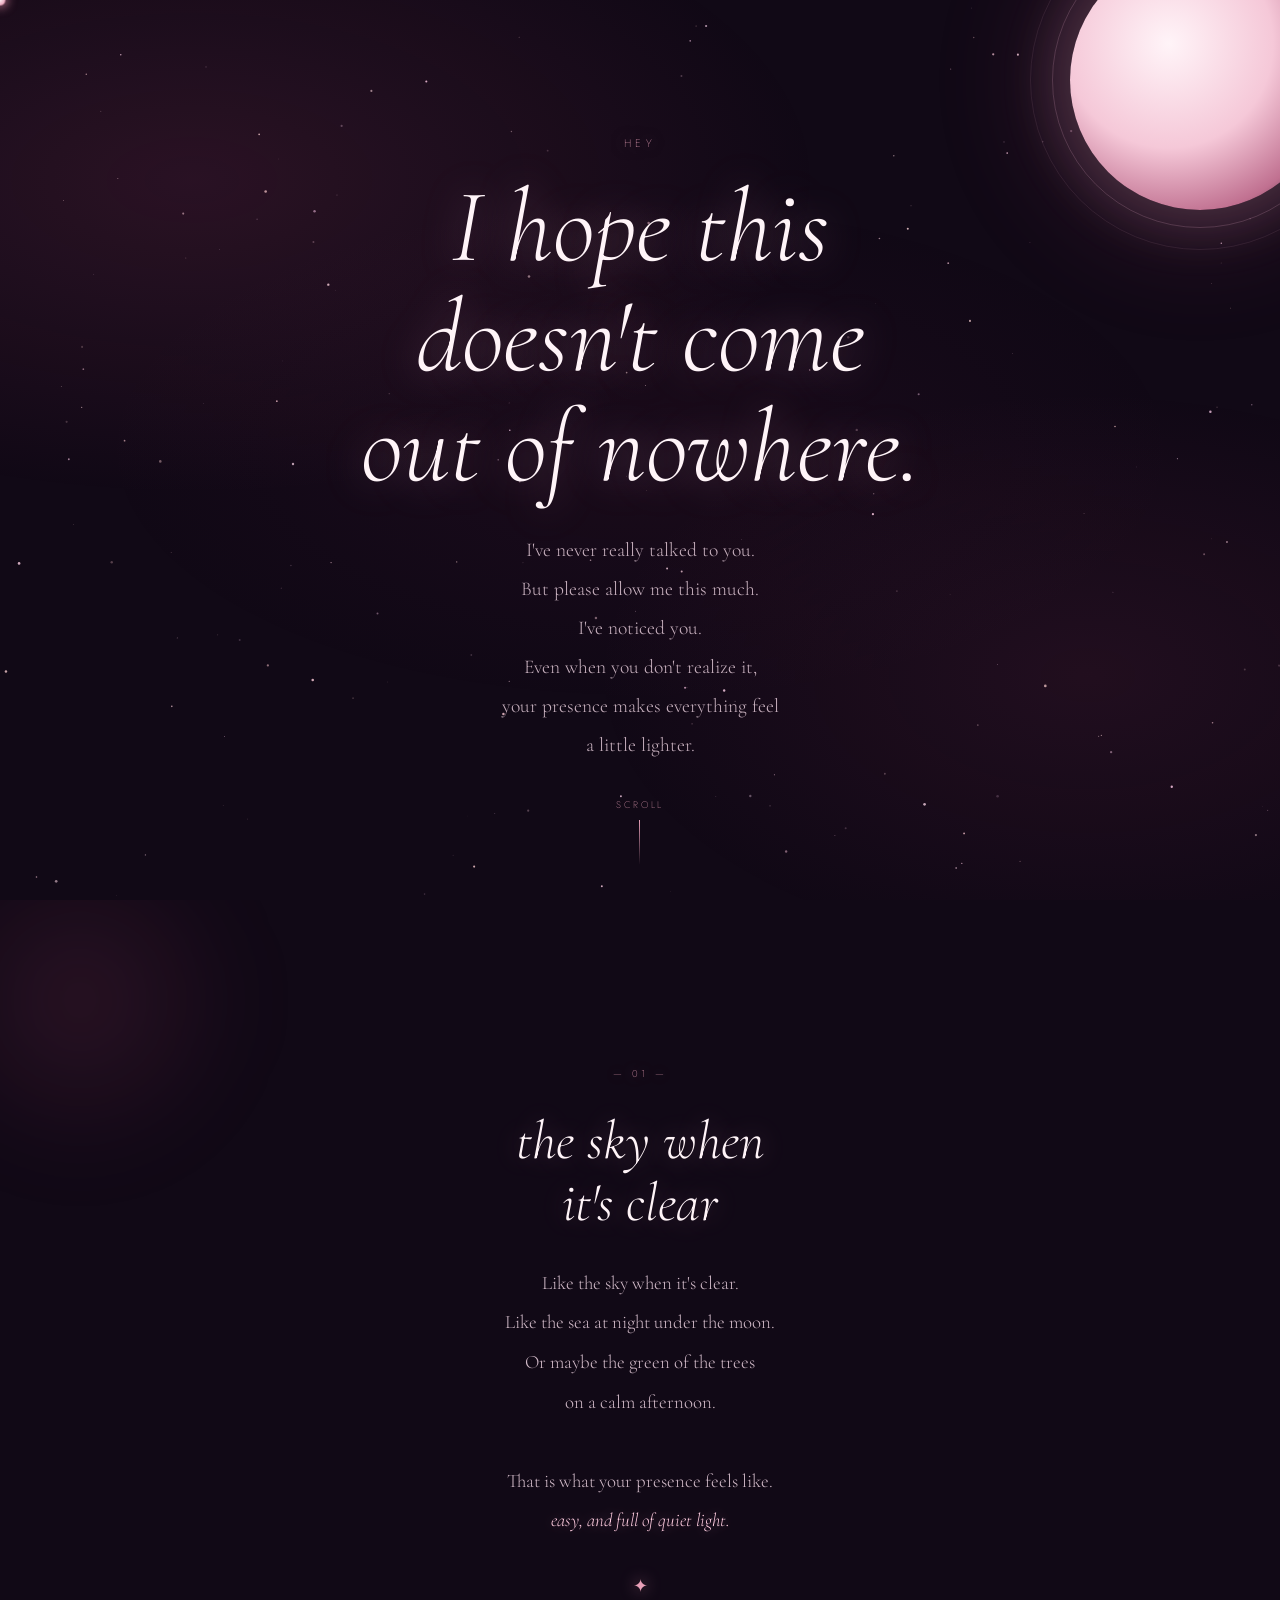
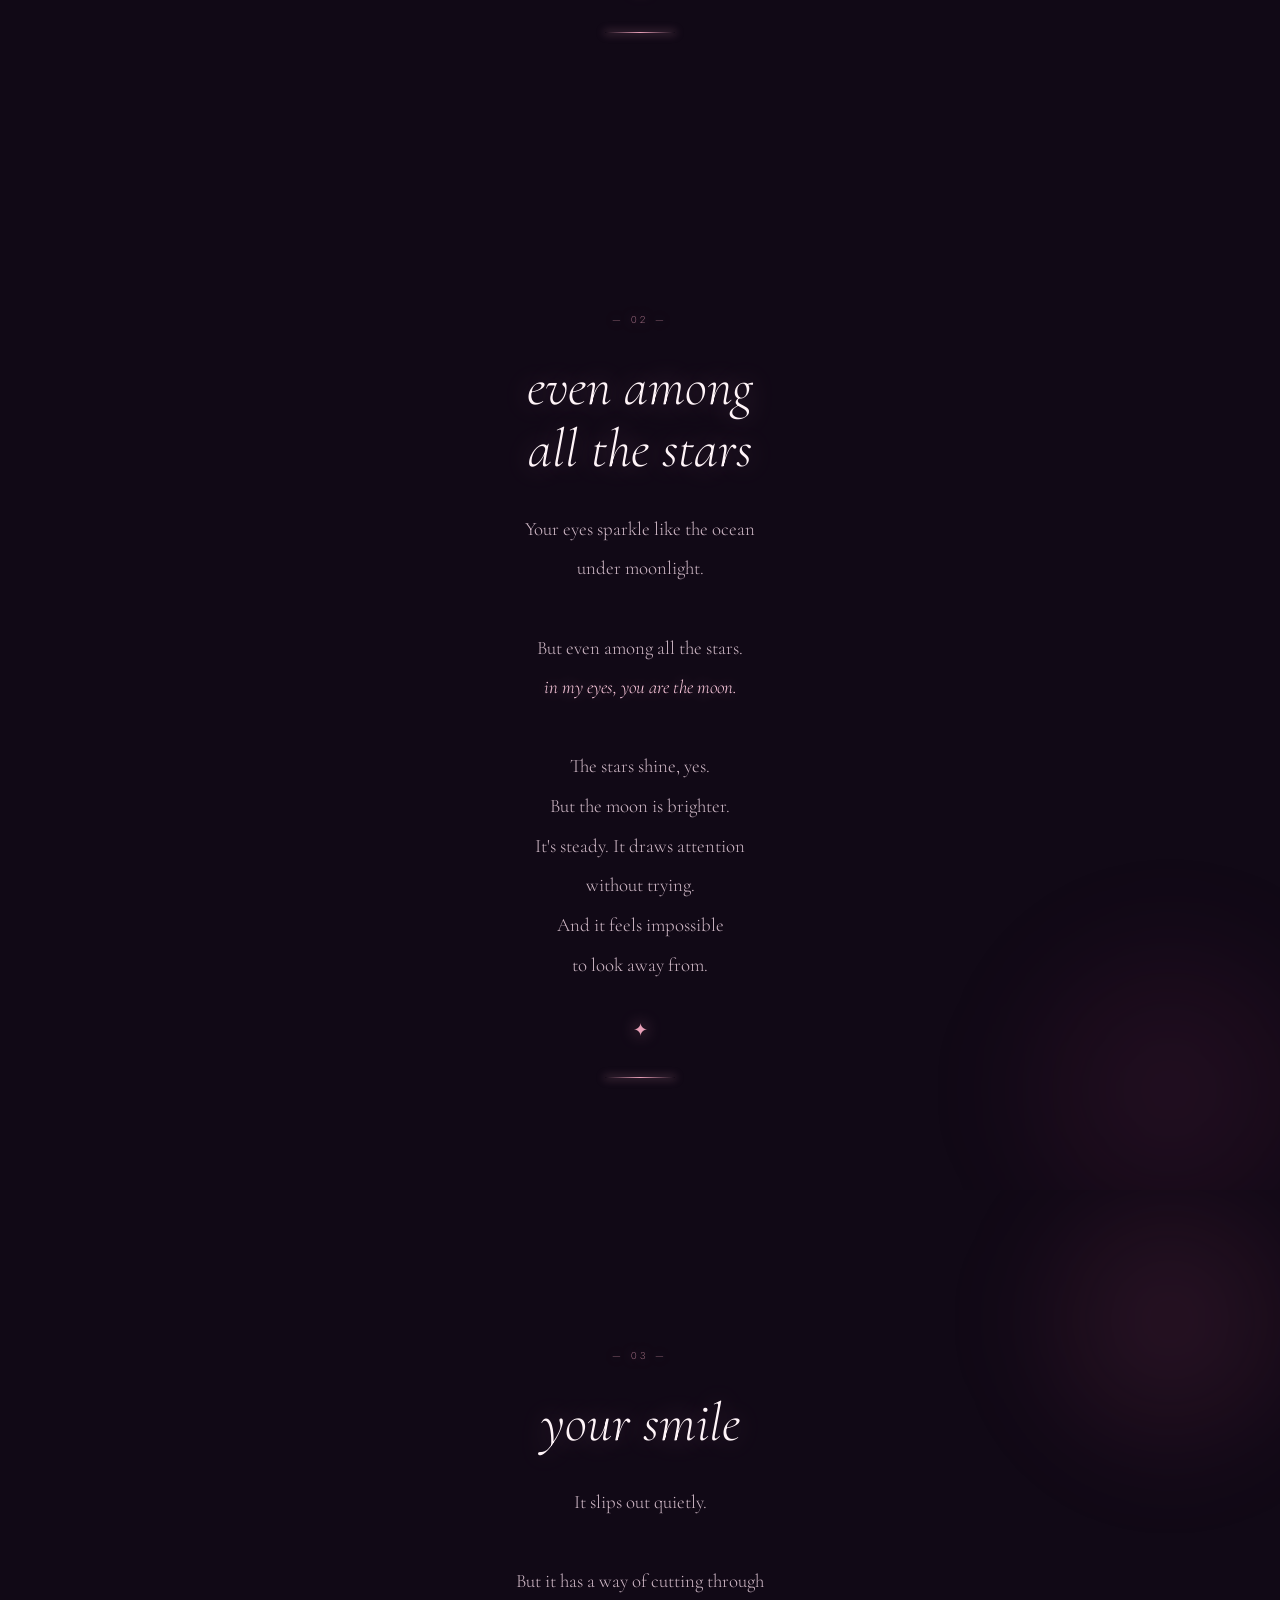
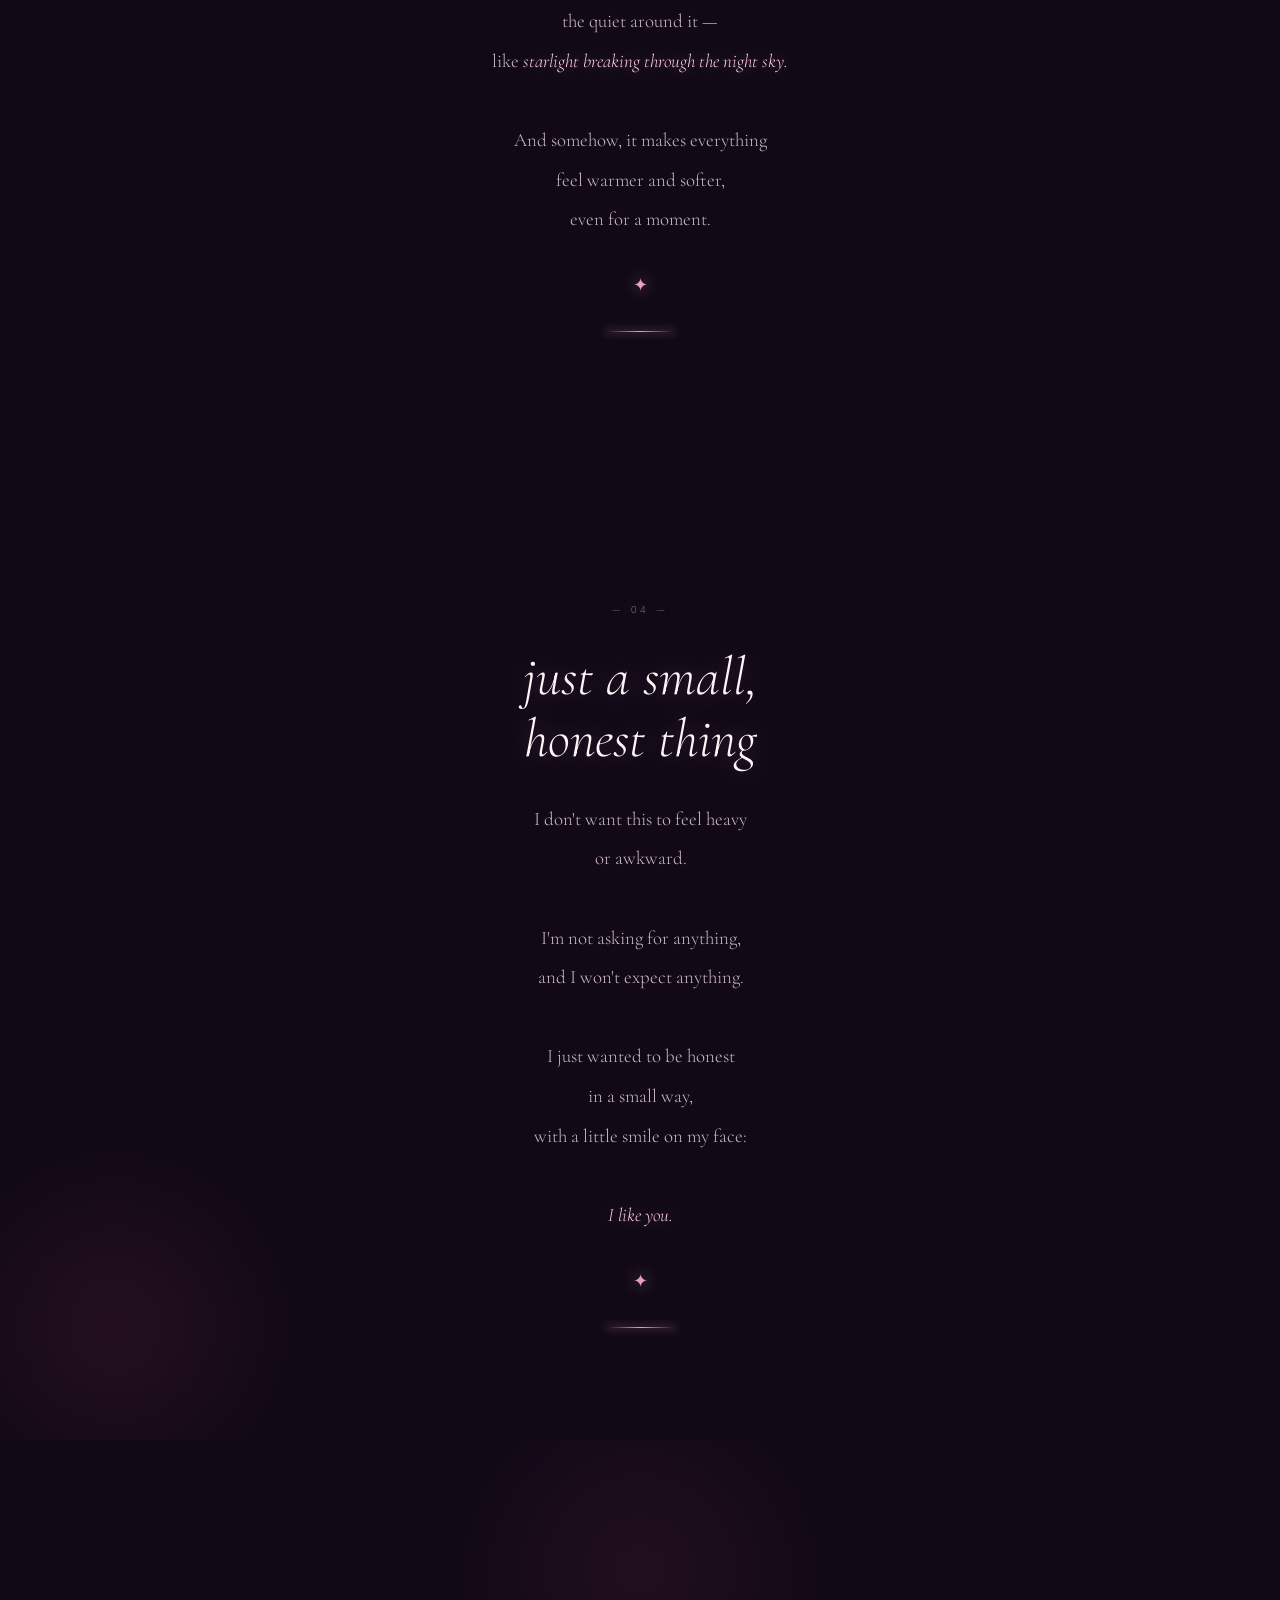
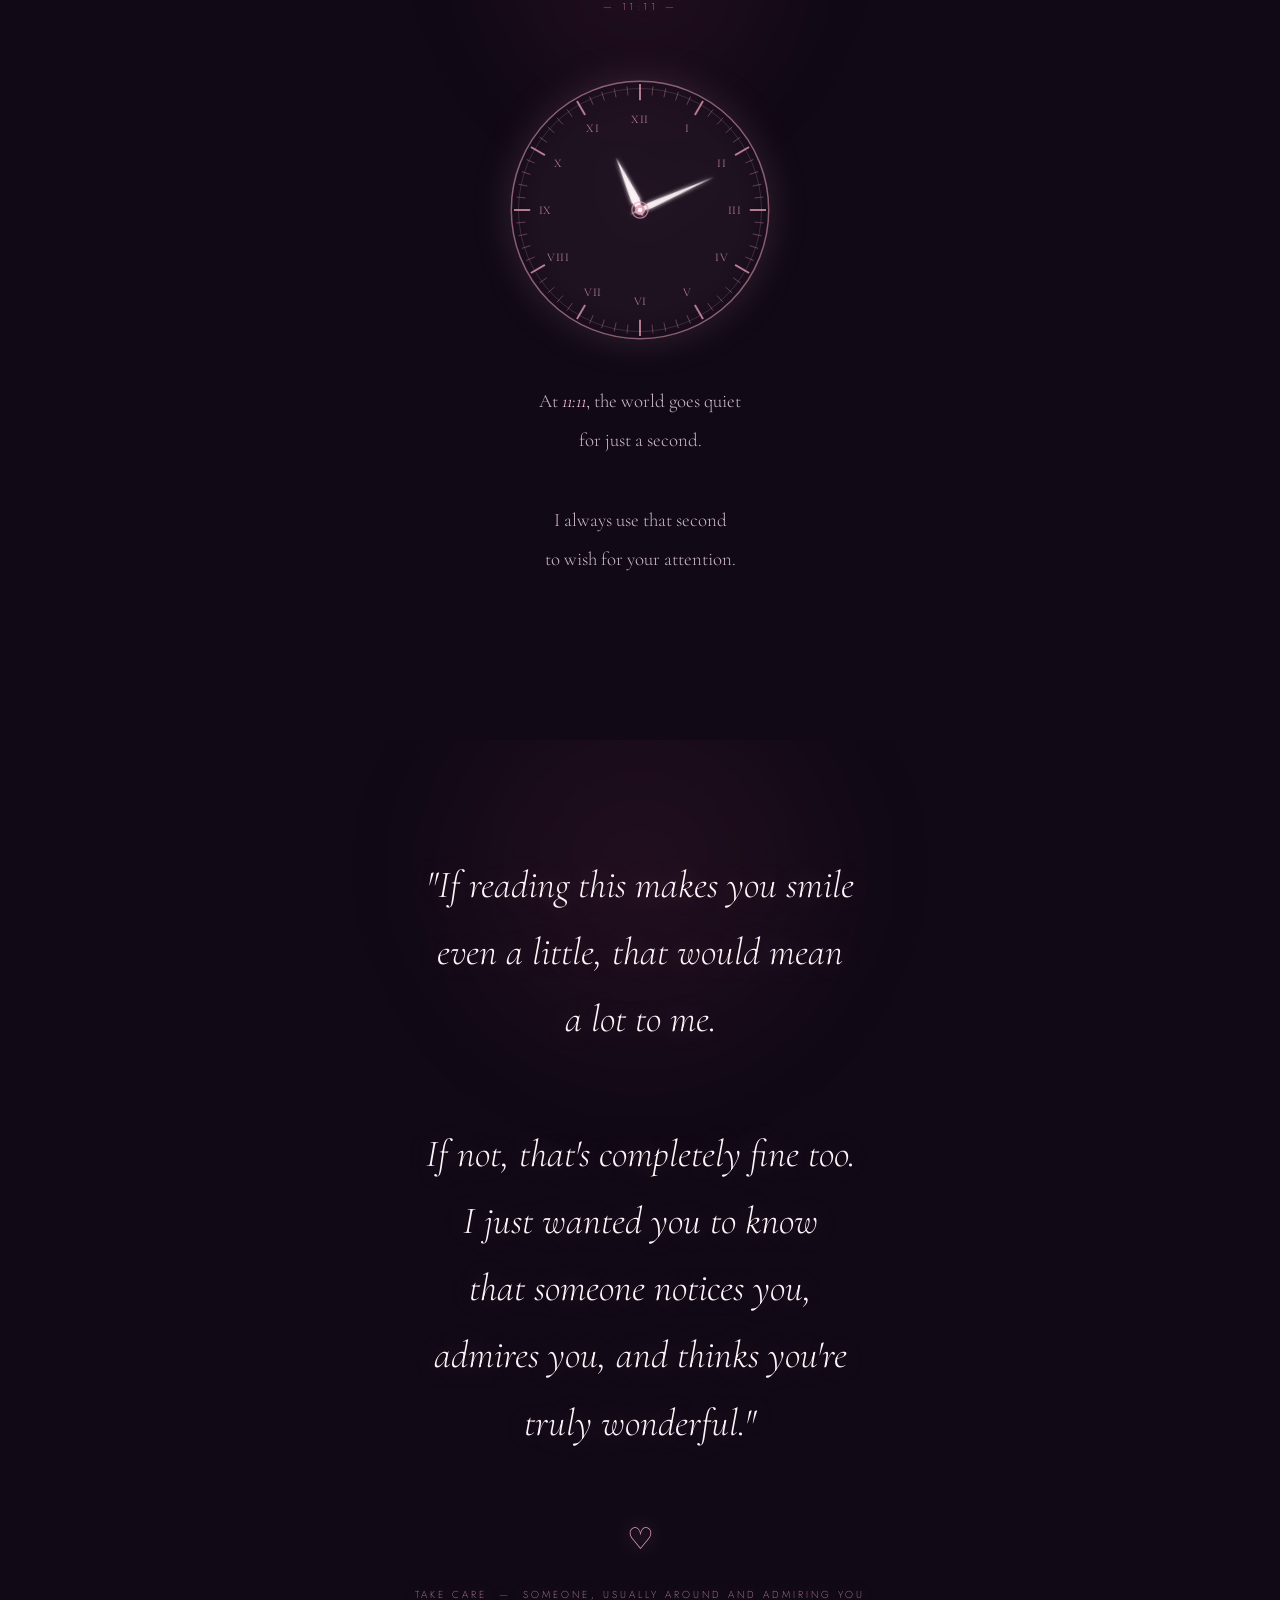
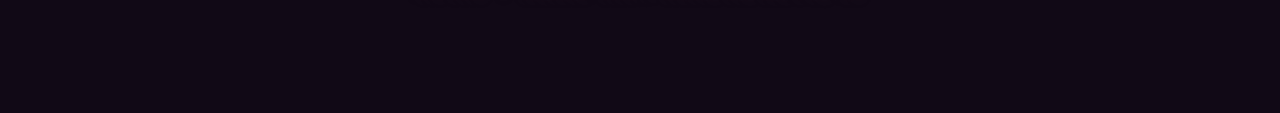
<file: confession.html>
<!DOCTYPE html>
<html lang="en">
<head>
  <meta charset="UTF-8"/>
  <meta name="viewport" content="width=device-width, initial-scale=1.0"/>
  <title>°-°</title>
  <link href="https://fonts.googleapis.com/css2?family=Cormorant+Garamond:ital,wght@0,300;0,400;1,300;1,400&family=Jost:wght@200;300;400&display=swap" rel="stylesheet"/>
  <link rel="stylesheet" href="confession.css"/>
</head>
<body>

<div class="aurora"></div>
<canvas id="star-canvas"></canvas>
<div id="petals"></div>
<div class="cursor" id="cur"></div>

<!-- ── HERO ── -->
<section id="hero">
  <div class="moon-wrap">
    <div class="moon"></div>
    <div class="moon-ring"></div>
    <div class="moon-ring2"></div>
  </div>

  <p class="eyebrow">hey</p>
  <h1 class="hero-title">I hope this<br/>doesn't come<br/>out of nowhere.</h1>
  <p class="hero-sub">
    I've never really talked to you.<br/>
    But please allow me this much.<br/>
    I've noticed you.<br/>
    Even when you don't realize it,<br/>
    your presence makes everything feel<br/>
    a little lighter.
  </p>

  <div class="scroll-hint">
    scroll
    <span class="scroll-line"></span>
  </div>
</section>

<!-- ── 01 ── -->
<section>
  <div class="orb" style="width:340px;height:340px;top:-70px;left:-90px;background:radial-gradient(circle,rgba(210,80,130,0.14)0%,transparent 70%);filter:blur(40px);animation-duration:13s;"></div>
  <div class="moment-inner reveal">
    <span class="num">— 01 —</span>
    <h2 class="mtitle">the sky when<br/>it's clear</h2>
    <p class="mbody">
      Like the sky when it's clear.<br/>
      Like the sea at night under the moon.<br/>
      Or maybe the green of the trees<br/>
      on a calm afternoon.<br/><br/>
      That is what your presence feels like.<br/>
      <em>easy, and full of quiet light.</em>
    </p>
    <span class="orn">✦</span>
    <div class="gdiv"></div>
  </div>
</section>

<!-- ── 02 ── -->
<section>
  <div class="orb" style="width:400px;height:400px;bottom:-100px;right:-90px;background:radial-gradient(circle,rgba(180,60,120,0.12)0%,transparent 70%);filter:blur(40px);animation-duration:17s;animation-delay:-6s;"></div>
  <div class="moment-inner reveal">
    <span class="num">— 02 —</span>
    <h2 class="mtitle">even among<br/>all the stars</h2>
    <p class="mbody">
      Your eyes sparkle like the ocean<br/>
      under moonlight.<br/><br/>
      But even among all the stars.<br/>
      <em>in my eyes, you are the moon.</em><br/><br/>
      The stars shine, yes.<br/>
      But the moon is brighter.<br/>
      It's steady. It draws attention<br/>
      without trying.<br/>
      And it feels impossible<br/>
      to look away from.
    </p>
    <span class="orn">✦</span>
    <div class="gdiv"></div>
  </div>
</section>

<!-- ── 03 ── -->
<section>
  <div class="orb" style="width:360px;height:360px;top:-50px;right:-70px;background:radial-gradient(circle,rgba(220,90,140,0.13)0%,transparent 70%);filter:blur(40px);animation-duration:15s;animation-delay:-9s;"></div>
  <div class="moment-inner reveal">
    <span class="num">— 03 —</span>
    <h2 class="mtitle">your smile</h2>
    <p class="mbody">
      It slips out quietly.<br/><br/>
      But it has a way of cutting through<br/>
      the quiet around it —<br/>
      like <em>starlight breaking through the night sky.</em><br/><br/>
      And somehow, it makes everything<br/>
      feel warmer and softer,<br/>
      even for a moment.
    </p>
    <span class="orn">✦</span>
    <div class="gdiv"></div>
  </div>
</section>

<!-- ── 04 ── -->
<section>
  <div class="orb" style="width:370px;height:370px;bottom:-70px;left:-70px;background:radial-gradient(circle,rgba(200,70,120,0.13)0%,transparent 70%);filter:blur(40px);animation-duration:19s;animation-delay:-4s;"></div>
  <div class="moment-inner reveal">
    <span class="num">— 04 —</span>
    <h2 class="mtitle">just a small,<br/>honest thing</h2>
    <p class="mbody">
      I don't want this to feel heavy<br/>
      or awkward.<br/><br/>
      I'm not asking for anything,<br/>
      and I won't expect anything.<br/><br/>
      I just wanted to be honest<br/>
      in a small way,<br/>
      with a little smile on my face:<br/><br/>
      <em>I like you.</em>
    </p>
    <span class="orn">✦</span>
    <div class="gdiv"></div>
  </div>
</section>

<!-- ── 11:11 CLOCK ── -->
<section id="clock-sec">
  <div class="orb" style="width:380px;height:380px;top:-60px;left:50%;transform:translateX(-50%);background:radial-gradient(circle,rgba(210,80,130,0.11)0%,transparent 70%);filter:blur(45px);animation-duration:16s;animation-delay:-3s;"></div>
  <div class="moment-inner reveal" style="text-align:center;">
    <span class="num">— 11:11 —</span>
    <div class="clock-wrap">
      <svg class="clock-svg" viewBox="0 0 300 300" xmlns="http://www.w3.org/2000/svg" aria-label="Clock showing 11:11">

        <!-- glow filter -->
        <defs>
          <filter id="roseGlow" x="-40%" y="-40%" width="180%" height="180%">
            <feGaussianBlur stdDeviation="3" result="blur"/>
            <feMerge><feMergeNode in="blur"/><feMergeNode in="SourceGraphic"/></feMerge>
          </filter>
          <filter id="handGlow" x="-60%" y="-60%" width="220%" height="220%">
            <feGaussianBlur stdDeviation="2.5" result="blur"/>
            <feMerge><feMergeNode in="blur"/><feMergeNode in="SourceGraphic"/></feMerge>
          </filter>
        </defs>

        <!-- face fill -->
        <circle cx="150" cy="150" r="143" fill="rgba(17,9,22,0.55)"/>

        <!-- outer rings -->
        <circle cx="150" cy="150" r="143" fill="none" stroke="rgba(232,160,184,0.55)" stroke-width="1.6"/>
        <circle cx="150" cy="150" r="135" fill="none" stroke="rgba(232,160,184,0.25)" stroke-width="0.8"/>

        <!-- hour tick marks -->
        <line x1="150" y1="10" x2="150" y2="28" stroke="rgba(232,160,184,0.75)" stroke-width="2.2" transform="rotate(0,150,150)"/>
        <line x1="150" y1="10" x2="150" y2="28" stroke="rgba(232,160,184,0.75)" stroke-width="2.2" transform="rotate(30,150,150)"/>
        <line x1="150" y1="10" x2="150" y2="28" stroke="rgba(232,160,184,0.75)" stroke-width="2.2" transform="rotate(60,150,150)"/>
        <line x1="150" y1="10" x2="150" y2="28" stroke="rgba(232,160,184,0.75)" stroke-width="2.2" transform="rotate(90,150,150)"/>
        <line x1="150" y1="10" x2="150" y2="28" stroke="rgba(232,160,184,0.75)" stroke-width="2.2" transform="rotate(120,150,150)"/>
        <line x1="150" y1="10" x2="150" y2="28" stroke="rgba(232,160,184,0.75)" stroke-width="2.2" transform="rotate(150,150,150)"/>
        <line x1="150" y1="10" x2="150" y2="28" stroke="rgba(232,160,184,0.75)" stroke-width="2.2" transform="rotate(180,150,150)"/>
        <line x1="150" y1="10" x2="150" y2="28" stroke="rgba(232,160,184,0.75)" stroke-width="2.2" transform="rotate(210,150,150)"/>
        <line x1="150" y1="10" x2="150" y2="28" stroke="rgba(232,160,184,0.75)" stroke-width="2.2" transform="rotate(240,150,150)"/>
        <line x1="150" y1="10" x2="150" y2="28" stroke="rgba(232,160,184,0.75)" stroke-width="2.2" transform="rotate(270,150,150)"/>
        <line x1="150" y1="10" x2="150" y2="28" stroke="rgba(232,160,184,0.75)" stroke-width="2.2" transform="rotate(300,150,150)"/>
        <line x1="150" y1="10" x2="150" y2="28" stroke="rgba(232,160,184,0.75)" stroke-width="2.2" transform="rotate(330,150,150)"/>

        <!-- minor tick marks (between hours) -->
        <line x1="150" y1="12" x2="150" y2="22" stroke="rgba(232,160,184,0.35)" stroke-width="1" transform="rotate(6,150,150)"/>
        <line x1="150" y1="12" x2="150" y2="22" stroke="rgba(232,160,184,0.35)" stroke-width="1" transform="rotate(12,150,150)"/>
        <line x1="150" y1="12" x2="150" y2="22" stroke="rgba(232,160,184,0.35)" stroke-width="1" transform="rotate(18,150,150)"/>
        <line x1="150" y1="12" x2="150" y2="22" stroke="rgba(232,160,184,0.35)" stroke-width="1" transform="rotate(24,150,150)"/>
        <line x1="150" y1="12" x2="150" y2="22" stroke="rgba(232,160,184,0.35)" stroke-width="1" transform="rotate(36,150,150)"/>
        <line x1="150" y1="12" x2="150" y2="22" stroke="rgba(232,160,184,0.35)" stroke-width="1" transform="rotate(42,150,150)"/>
        <line x1="150" y1="12" x2="150" y2="22" stroke="rgba(232,160,184,0.35)" stroke-width="1" transform="rotate(48,150,150)"/>
        <line x1="150" y1="12" x2="150" y2="22" stroke="rgba(232,160,184,0.35)" stroke-width="1" transform="rotate(54,150,150)"/>
        <line x1="150" y1="12" x2="150" y2="22" stroke="rgba(232,160,184,0.35)" stroke-width="1" transform="rotate(66,150,150)"/>
        <line x1="150" y1="12" x2="150" y2="22" stroke="rgba(232,160,184,0.35)" stroke-width="1" transform="rotate(72,150,150)"/>
        <line x1="150" y1="12" x2="150" y2="22" stroke="rgba(232,160,184,0.35)" stroke-width="1" transform="rotate(78,150,150)"/>
        <line x1="150" y1="12" x2="150" y2="22" stroke="rgba(232,160,184,0.35)" stroke-width="1" transform="rotate(84,150,150)"/>
        <line x1="150" y1="12" x2="150" y2="22" stroke="rgba(232,160,184,0.35)" stroke-width="1" transform="rotate(96,150,150)"/>
        <line x1="150" y1="12" x2="150" y2="22" stroke="rgba(232,160,184,0.35)" stroke-width="1" transform="rotate(102,150,150)"/>
        <line x1="150" y1="12" x2="150" y2="22" stroke="rgba(232,160,184,0.35)" stroke-width="1" transform="rotate(108,150,150)"/>
        <line x1="150" y1="12" x2="150" y2="22" stroke="rgba(232,160,184,0.35)" stroke-width="1" transform="rotate(114,150,150)"/>
        <line x1="150" y1="12" x2="150" y2="22" stroke="rgba(232,160,184,0.35)" stroke-width="1" transform="rotate(126,150,150)"/>
        <line x1="150" y1="12" x2="150" y2="22" stroke="rgba(232,160,184,0.35)" stroke-width="1" transform="rotate(132,150,150)"/>
        <line x1="150" y1="12" x2="150" y2="22" stroke="rgba(232,160,184,0.35)" stroke-width="1" transform="rotate(138,150,150)"/>
        <line x1="150" y1="12" x2="150" y2="22" stroke="rgba(232,160,184,0.35)" stroke-width="1" transform="rotate(144,150,150)"/>
        <line x1="150" y1="12" x2="150" y2="22" stroke="rgba(232,160,184,0.35)" stroke-width="1" transform="rotate(156,150,150)"/>
        <line x1="150" y1="12" x2="150" y2="22" stroke="rgba(232,160,184,0.35)" stroke-width="1" transform="rotate(162,150,150)"/>
        <line x1="150" y1="12" x2="150" y2="22" stroke="rgba(232,160,184,0.35)" stroke-width="1" transform="rotate(168,150,150)"/>
        <line x1="150" y1="12" x2="150" y2="22" stroke="rgba(232,160,184,0.35)" stroke-width="1" transform="rotate(174,150,150)"/>
        <line x1="150" y1="12" x2="150" y2="22" stroke="rgba(232,160,184,0.35)" stroke-width="1" transform="rotate(186,150,150)"/>
        <line x1="150" y1="12" x2="150" y2="22" stroke="rgba(232,160,184,0.35)" stroke-width="1" transform="rotate(192,150,150)"/>
        <line x1="150" y1="12" x2="150" y2="22" stroke="rgba(232,160,184,0.35)" stroke-width="1" transform="rotate(198,150,150)"/>
        <line x1="150" y1="12" x2="150" y2="22" stroke="rgba(232,160,184,0.35)" stroke-width="1" transform="rotate(204,150,150)"/>
        <line x1="150" y1="12" x2="150" y2="22" stroke="rgba(232,160,184,0.35)" stroke-width="1" transform="rotate(216,150,150)"/>
        <line x1="150" y1="12" x2="150" y2="22" stroke="rgba(232,160,184,0.35)" stroke-width="1" transform="rotate(222,150,150)"/>
        <line x1="150" y1="12" x2="150" y2="22" stroke="rgba(232,160,184,0.35)" stroke-width="1" transform="rotate(228,150,150)"/>
        <line x1="150" y1="12" x2="150" y2="22" stroke="rgba(232,160,184,0.35)" stroke-width="1" transform="rotate(234,150,150)"/>
        <line x1="150" y1="12" x2="150" y2="22" stroke="rgba(232,160,184,0.35)" stroke-width="1" transform="rotate(246,150,150)"/>
        <line x1="150" y1="12" x2="150" y2="22" stroke="rgba(232,160,184,0.35)" stroke-width="1" transform="rotate(252,150,150)"/>
        <line x1="150" y1="12" x2="150" y2="22" stroke="rgba(232,160,184,0.35)" stroke-width="1" transform="rotate(258,150,150)"/>
        <line x1="150" y1="12" x2="150" y2="22" stroke="rgba(232,160,184,0.35)" stroke-width="1" transform="rotate(264,150,150)"/>
        <line x1="150" y1="12" x2="150" y2="22" stroke="rgba(232,160,184,0.35)" stroke-width="1" transform="rotate(276,150,150)"/>
        <line x1="150" y1="12" x2="150" y2="22" stroke="rgba(232,160,184,0.35)" stroke-width="1" transform="rotate(282,150,150)"/>
        <line x1="150" y1="12" x2="150" y2="22" stroke="rgba(232,160,184,0.35)" stroke-width="1" transform="rotate(288,150,150)"/>
        <line x1="150" y1="12" x2="150" y2="22" stroke="rgba(232,160,184,0.35)" stroke-width="1" transform="rotate(294,150,150)"/>
        <line x1="150" y1="12" x2="150" y2="22" stroke="rgba(232,160,184,0.35)" stroke-width="1" transform="rotate(306,150,150)"/>
        <line x1="150" y1="12" x2="150" y2="22" stroke="rgba(232,160,184,0.35)" stroke-width="1" transform="rotate(312,150,150)"/>
        <line x1="150" y1="12" x2="150" y2="22" stroke="rgba(232,160,184,0.35)" stroke-width="1" transform="rotate(318,150,150)"/>
        <line x1="150" y1="12" x2="150" y2="22" stroke="rgba(232,160,184,0.35)" stroke-width="1" transform="rotate(324,150,150)"/>
        <line x1="150" y1="12" x2="150" y2="22" stroke="rgba(232,160,184,0.35)" stroke-width="1" transform="rotate(336,150,150)"/>
        <line x1="150" y1="12" x2="150" y2="22" stroke="rgba(232,160,184,0.35)" stroke-width="1" transform="rotate(342,150,150)"/>
        <line x1="150" y1="12" x2="150" y2="22" stroke="rgba(232,160,184,0.35)" stroke-width="1" transform="rotate(348,150,150)"/>
        <line x1="150" y1="12" x2="150" y2="22" stroke="rgba(232,160,184,0.35)" stroke-width="1" transform="rotate(354,150,150)"/>

        <!-- Roman numerals (r=105 from center) -->
        <text class="rn" x="150"    y="51"    text-anchor="middle" dominant-baseline="middle">XII</text>
        <text class="rn" x="202.5"  y="60.9"  text-anchor="middle" dominant-baseline="middle">I</text>
        <text class="rn" x="240.9"  y="99.5"  text-anchor="middle" dominant-baseline="middle">II</text>
        <text class="rn" x="255"    y="152"   text-anchor="middle" dominant-baseline="middle">III</text>
        <text class="rn" x="240.9"  y="204.5" text-anchor="middle" dominant-baseline="middle">IV</text>
        <text class="rn" x="202.5"  y="243.1" text-anchor="middle" dominant-baseline="middle">V</text>
        <text class="rn" x="150"    y="253"   text-anchor="middle" dominant-baseline="middle">VI</text>
        <text class="rn" x="97.5"   y="243.1" text-anchor="middle" dominant-baseline="middle">VII</text>
        <text class="rn" x="59.1"   y="204.5" text-anchor="middle" dominant-baseline="middle">VIII</text>
        <text class="rn" x="45"     y="152"   text-anchor="middle" dominant-baseline="middle">IX</text>
        <text class="rn" x="59.1"   y="99.5"  text-anchor="middle" dominant-baseline="middle">X</text>
        <text class="rn" x="97.5"   y="60.9"  text-anchor="middle" dominant-baseline="middle">XI</text>

        <!-- hour hand — 11:11 → hour angle = 335.5° -->
        <g filter="url(#handGlow)" transform="rotate(335.5,150,150)">
          <polygon class="hand-hour" points="150,86 155,138 152,150 150,158 148,150 145,138"/>
        </g>

        <!-- minute hand — 11 min → angle = 66° -->
        <g filter="url(#handGlow)" transform="rotate(66,150,150)">
          <polygon class="hand-min" points="150,60 153.5,138 151,152 150,162 149,152 146.5,138"/>
        </g>

        <!-- center ornament -->
        <circle cx="150" cy="150" r="9"   fill="none" stroke="rgba(232,160,184,0.7)" stroke-width="1.5"/>
        <circle cx="150" cy="150" r="5.5" fill="rgba(232,160,184,0.9)"/>
        <circle cx="150" cy="150" r="2.5" fill="#fff4f8"/>

      </svg>
    </div>
    <p class="mbody" style="margin-top:2rem;">
      At <em>11:11</em>, the world goes quiet<br/>
      for just a second.<br/><br/>
      I always use that second<br/>
      to wish for your attention.
    </p>
  </div>
</section>

<!-- ── CLOSING ── -->
<section id="closing">
  <div class="orb" style="width:500px;height:500px;top:-120px;left:50%;transform:translateX(-50%);background:radial-gradient(circle,rgba(210,80,130,0.10)0%,transparent 70%);filter:blur(50px);animation-duration:22s;"></div>
  <div class="reveal" style="text-align:center;position:relative;z-index:1;">
    <p class="cquote">
      "If reading this makes you smile<br/>
      even a little, that would mean<br/>
      a lot to me.<br/><br/>
      If not, that's completely fine too.<br/>
      I just wanted you to know<br/>
      that someone notices you,<br/>
      admires you, and thinks you're<br/>
      <em>truly wonderful.</em>"
    </p>
    <span class="heart">♡</span>
    <p class="csig">Take care &nbsp;—&nbsp; Someone, usually around and admiring you</p>
  </div>
</section>

  <script src="confession.js"></script>
</body>
</html>
</file>
<file: confession.css>
:root {
  --rose:  #e8a0b8;
  --deep:  #c0607a;
  --glow:  #ffcce0;
  --moon:  #fff4f8;
  --mist:  #110916;
  --petal: #f0b8cc;
}

*, *::before, *::after { box-sizing: border-box; margin: 0; padding: 0; }
html { scroll-behavior: smooth; }

body {
  background: var(--mist);
  color: #f0dde8;
  font-family: 'Cormorant Garamond', serif;
  overflow-x: hidden;
  cursor: none;
}

.aurora {
  position: fixed; inset: 0;
  pointer-events: none; z-index: 0;
  background:
    radial-gradient(ellipse 70% 50% at 15% 20%, rgba(210,80,130,0.13) 0%, transparent 70%),
    radial-gradient(ellipse 55% 45% at 85% 75%, rgba(180,60,110,0.10) 0%, transparent 70%),
    radial-gradient(ellipse 60% 40% at 50% 50%, rgba(140,40,90,0.07) 0%, transparent 70%);
  animation: auroraDrift 18s ease-in-out infinite;
  will-change: opacity;
}

@keyframes auroraDrift {
  0%,100% { opacity: 0.6; }
  50%      { opacity: 1;   }
}

#star-canvas {
  position: fixed; inset: 0;
  pointer-events: none; z-index: 1;
}

.moon-wrap {
  position: absolute; top: -50px; right: -50px;
  width: 260px; height: 260px;
  pointer-events: none; z-index: 3;
}

.moon {
  width: 100%; height: 100%; border-radius: 50%;
  background: radial-gradient(circle at 38% 36%, #fff4f8 0%, #f5c8d8 45%, #c07090 75%, transparent 100%);
  box-shadow:
    0 0 50px 20px rgba(255,180,210,0.18),
    0 0 100px 50px rgba(200,90,130,0.10);
  animation: moonGlow 7s ease-in-out infinite;
  will-change: transform, opacity;
}

.moon-ring {
  position: absolute; inset: -18px; border-radius: 50%;
  border: 1px solid rgba(255,190,215,0.18);
  animation: moonGlow 7s ease-in-out infinite reverse;
}

.moon-ring2 {
  position: absolute; inset: -40px; border-radius: 50%;
  border: 1px solid rgba(255,190,215,0.09);
  animation: moonGlow 10s ease-in-out infinite;
}

@keyframes moonGlow {
  0%,100% { opacity: 0.82; transform: scale(1); }
  50%      { opacity: 1;    transform: scale(1.03); }
}

.cursor {
  position: fixed; width: 11px; height: 11px;
  border-radius: 50%;
  background: radial-gradient(circle, #fff0f5 0%, var(--rose) 70%);
  box-shadow: 0 0 10px 3px rgba(255,160,190,0.5);
  pointer-events: none;
  transform: translate(-50%,-50%);
  z-index: 9999;
  will-change: transform;
}

.fp {
  position: fixed; pointer-events: none; z-index: 2;
  will-change: transform, opacity;
  animation: driftP linear infinite;
}

@keyframes driftP {
  0%   { transform: translateY(-30px) rotate(0deg);   opacity: 0; }
  8%   { opacity: 0.6; }
  90%  { opacity: 0.2; }
  100% { transform: translateY(110vh) rotate(360deg); opacity: 0; }
}

section {
  min-height: 100vh;
  display: flex; flex-direction: column;
  justify-content: center; align-items: center;
  padding: 7rem 2rem;
  position: relative; overflow: hidden; z-index: 2;
}

.orb {
  position: absolute; border-radius: 50%;
  pointer-events: none;
  animation: orbF ease-in-out infinite;
  will-change: transform;
}

@keyframes orbF {
  0%,100% { transform: translateY(0)    scale(1);    opacity: 0.45; }
  50%      { transform: translateY(-22px) scale(1.07); opacity: 0.75; }
}

#hero { text-align: center; }

.eyebrow {
  font-family: 'Jost', sans-serif;
  font-weight: 200; font-size: 0.68rem;
  letter-spacing: 0.4em; text-transform: uppercase;
  color: var(--rose);
  text-shadow: 0 0 18px rgba(232,160,184,0.55);
  opacity: 0; animation: fadeUp 1s 0.3s forwards;
}

.hero-title {
  font-size: clamp(2.8rem, 8.5vw, 6.5rem);
  font-weight: 300; font-style: italic;
  line-height: 1.06; color: var(--moon);
  text-shadow: 0 0 40px rgba(255,190,215,0.35);
  margin: 1.3rem 0 1.8rem;
  opacity: 0; animation: fadeUp 1.1s 0.7s forwards;
}

.hero-sub {
  font-size: clamp(1rem, 2.1vw, 1.22rem);
  font-weight: 300; line-height: 2;
  color: rgba(240,215,228,0.82);
  max-width: 430px;
  opacity: 0; animation: fadeUp 1s 1.2s forwards;
}

.scroll-hint {
  position: absolute; bottom: 2.2rem;
  display: flex; flex-direction: column;
  align-items: center; gap: 0.5rem;
  font-family: 'Jost', sans-serif; font-weight: 200;
  font-size: 0.6rem; letter-spacing: 0.28em;
  text-transform: uppercase; color: var(--rose);
  opacity: 0; animation: fadeIn 1s 2.2s forwards;
}

.scroll-line {
  width: 1px; height: 2.8rem;
  background: linear-gradient(to bottom, var(--rose), transparent);
  animation: growLine 2s 2.8s ease-out infinite;
  transform-origin: top;
}

@keyframes growLine {
  0%,100% { transform: scaleY(0); opacity: 1; }
  50%      { transform: scaleY(1); opacity: 1; }
  99%      { transform: scaleY(1); opacity: 0; }
}

.moment-inner {
  max-width: 600px; text-align: center;
  position: relative; z-index: 1;
}

.num {
  font-family: 'Jost', sans-serif; font-weight: 200;
  font-size: 0.62rem; letter-spacing: 0.35em;
  text-transform: uppercase; color: var(--rose);
  text-shadow: 0 0 12px rgba(232,160,184,0.6);
  margin-bottom: 1.8rem; display: block;
}

.mtitle {
  font-size: clamp(2rem, 5.2vw, 3.4rem);
  font-weight: 300; font-style: italic;
  color: var(--moon);
  text-shadow: 0 0 28px rgba(255,190,215,0.3);
  line-height: 1.15; margin-bottom: 1.8rem;
}

.mbody {
  font-size: clamp(1rem, 1.9vw, 1.18rem);
  font-weight: 300; line-height: 2.1;
  color: rgba(240,214,228,0.86);
}

.mbody em {
  font-style: italic; color: var(--glow);
  text-shadow: 0 0 16px rgba(255,200,220,0.45);
}

.orn {
  display: block; color: var(--rose); font-size: 1.1rem;
  margin: 2.2rem auto; user-select: none;
  text-shadow: 0 0 16px rgba(232,160,184,0.7);
  animation: twOrn 3.5s ease-in-out infinite;
  will-change: opacity, transform;
}

@keyframes twOrn {
  0%,100% { opacity: 0.55; transform: scale(1); }
  50%      { opacity: 1;    transform: scale(1.18); }
}

.gdiv {
  width: 70px; height: 1px; margin: 0 auto;
  background: linear-gradient(to right, transparent, var(--rose), transparent);
  box-shadow: 0 0 8px 1px rgba(232,160,184,0.35);
}

#closing { text-align: center; }

.cquote {
  font-size: clamp(1.3rem, 3.6vw, 2.4rem);
  font-weight: 300; font-style: italic;
  color: var(--moon);
  text-shadow: 0 0 28px rgba(255,190,215,0.28);
  line-height: 1.75; max-width: 540px;
  margin-bottom: 2.2rem;
}

.csig {
  font-family: 'Jost', sans-serif; font-weight: 200;
  font-size: 0.63rem; letter-spacing: 0.3em;
  text-transform: uppercase; color: var(--rose);
  text-shadow: 0 0 12px rgba(232,160,184,0.55);
}

.heart {
  display: inline-block; font-size: 1.9rem;
  color: var(--rose);
  filter: drop-shadow(0 0 10px rgba(232,160,184,0.85));
  animation: hb 2.8s ease-in-out infinite;
  margin: 1.8rem 0;
  will-change: transform;
}

@keyframes hb {
  0%,100% { transform: scale(1); }
  14%      { transform: scale(1.2); }
  28%      { transform: scale(1); }
  42%      { transform: scale(1.1); }
  70%      { transform: scale(1); }
}

.reveal {
  opacity: 0; transform: translateY(30px);
  transition: opacity 0.95s ease, transform 0.95s ease;
  will-change: opacity, transform;
}

.reveal.on { opacity: 1; transform: translateY(0); }

@keyframes fadeUp {
  from { opacity: 0; transform: translateY(20px); }
  to   { opacity: 1; transform: translateY(0); }
}

@keyframes fadeIn {
  from { opacity: 0; } to { opacity: 1; }
}

.clock-wrap {
  display: inline-block;
  position: relative;
  margin: 2rem auto 0;
  animation: clockPulse 5s ease-in-out infinite;
  filter: drop-shadow(0 0 18px rgba(232,160,184,0.28));
  will-change: transform, filter;
}

@keyframes clockPulse {
  0%,100% {
    transform: scale(1);
    filter: drop-shadow(0 0 14px rgba(232,160,184,0.22));
  }
  50% {
    transform: scale(1.025);
    filter: drop-shadow(0 0 28px rgba(232,160,184,0.48));
  }
}

.clock-svg {
  width: min(270px, 72vw);
  height: auto;
  display: block;
}

.rn {
  font-family: 'Cormorant Garamond', serif;
  font-size: 13px;
  font-weight: 300;
  fill: rgba(232,160,184,0.88);
  letter-spacing: 0.04em;
}

.hand-hour { fill: rgba(255,244,248,0.92); }
.hand-min  { fill: rgba(255,244,248,0.88); }

@media (max-width: 600px) {
  section { padding: 5rem 1.4rem; }
  .moon-wrap { width: 160px; height: 160px; top: -20px; right: -20px; }
}
</file>
